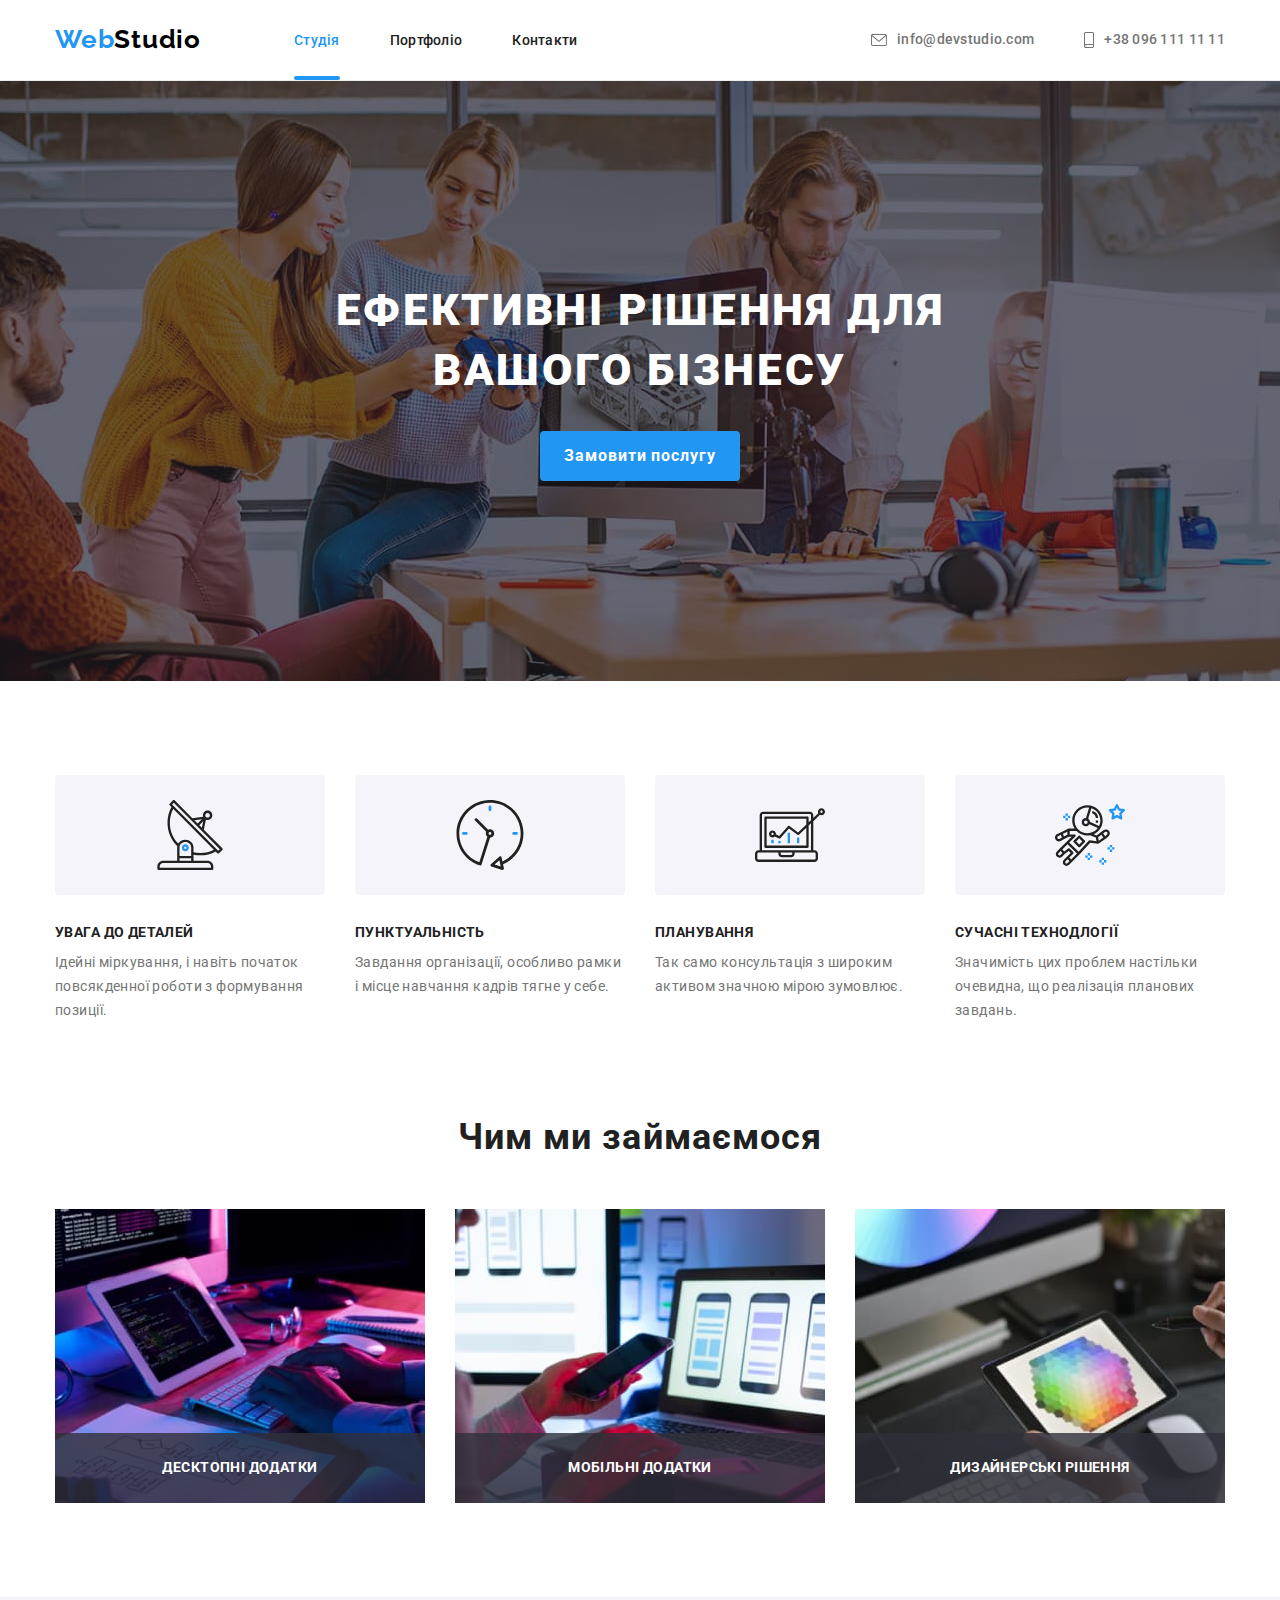
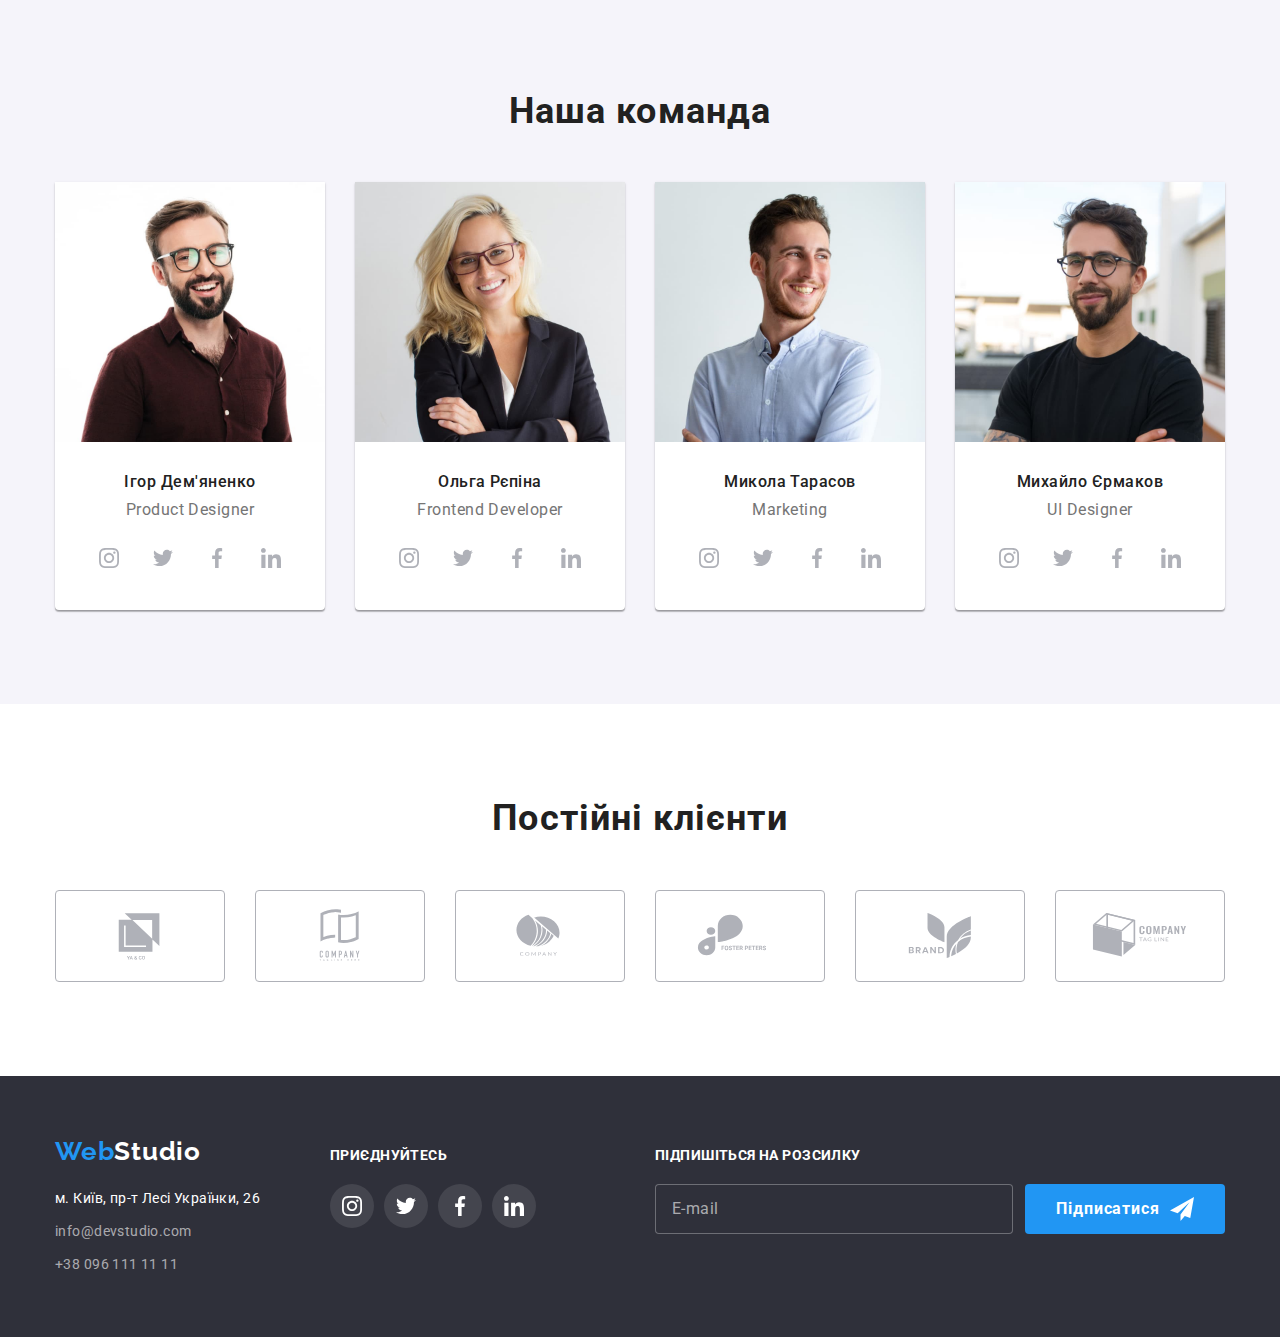
<file: index.html>
<!DOCTYPE html>
<html lang="uk">
<head>
    <meta charset="UTF-8">
    <meta http-equiv="X-UA-Compatible" content="IE=edge">
    <meta name="viewport" content="width=device-width, initial-scale=1.0">
    <title>WebStudio</title>
    <link rel="preconnect" href="https://fonts.googleapis.com">
    <link rel="preconnect" href="https://fonts.gstatic.com" crossorigin>
    <link href="https://fonts.googleapis.com/css2?family=Raleway:wght@700&family=Roboto:wght@400;500;700;900&display=swap"
        rel="stylesheet">
    <link rel="stylesheet" href="https://cdnjs.cloudflare.com/ajax/libs/modern-normalize/1.1.0/modern-normalize.min.css">
    <link rel="stylesheet" href="./css/main.min.css">
</head>
<body>
    <header class="header">
        <div class="container header__container">
            <nav class="navigation">
                <a href="./index.html" class="logo">Web<span class="logo__text" >Studio</span> 
                </a>
                <ul class="navigation__list">
                    <li class="navigation__item">
                        <a href="./index.html" class="navigation__link navigation__link--current">Студія</a>
                    </li>
                    <li class="navigation__item">
                        <a href="./portfolio.html" class="navigation__link">Портфоліо</a>
                    </li>
                    <li class="navigation__item">
                        <a href="" class="navigation__link">Контакти</a>
                    </li>
                </ul>
            </nav>
            <ul class="contact">
                <li class="contact__item">
                    <a href="mailto:info@devstudio.com" class="contact__link">
                        <svg class="contact__icon" width="16px" height="12px" >
                            <use href="./images/symbol-defs.svg#envelope" ></use>
                        </svg>
                        info@devstudio.com
                    </a>
                </li>
                <li class="contact__item">
                     <a href="tel:+380961111111" class="contact__link">
                        <svg class="contact__icon" width="10px" height="16px">
                            <use href="./images/symbol-defs.svg#smartphone"></use>
                        </svg>
                        +38 096 111 11 11
                     </a>
                </li>
            </ul>
        </div>
    </header>
    <main>
        <!-- Hero -->
        <section class="section section__hero">
            <div class="container">
                <h1 class="hero__title">
                    Ефективні рішення для вашого бізнесу
                </h1>
                <button type="button" class="button" data-modal-open>Замовити послугу</button>
            </div>
        
        </section>
        <!-- Особливості -->
        <section class="section">
            <div class="container">
                <h2 class="visually-hidden">Особливості</h2>
                <ul class="section__list">
                    <li class="section__item">
                        <div class="section__icon">
                            <svg  width="70px" height="70px">
                                <use  href="./images/symbol-defs.svg#antenna"></use>
                            </svg>
                        </div>
                        
                        <h3 class="section__subtitle">Увага до деталей</h3>
                        <p>Ідейні міркування, і навіть початок повсякденної роботи з формування позиції.</p>
                    </li>
                    <li class="section__item ">
                        <div class="section__icon">
                            <svg width="70px" height="70px">
                                <use href="./images/symbol-defs.svg#clock"></use>
                            </svg>
                        </div>
                        <h3 class="section__subtitle">Пунктуальність</h3>
                        <p >Завдання організації, особливо рамки і місце навчання кадрів тягне у себе.</p>
                    </li>
                    <li class="section__item ">
                        <div class="section__icon">
                            <svg width="70px" height="70px">
                                <use href="./images/symbol-defs.svg#diagram"></use>
                            </svg>
                        </div>
                        <h3 class="section__subtitle">Планування</h3>
                        <p>Так само консультація з широким активом значною мірою зумовлює.</p>
                    </li>
                    <li class="section__item ">
                        <div class="section__icon">
                            <svg width="70px" height="70px">
                                <use href="./images/symbol-defs.svg#astronaut"></use>
                            </svg>
                        </div>
                        <h3 class="section__subtitle">Сучасні технодлогії</h3>
                        <p>Значимість цих проблем настільки очевидна, що реалізація планових завдань.</p>
                    </li>
                </ul>
            </div>
        </section>
        <!-- Чим ми займаємося -->
        <section class="section section-development" >
            <div class="container">
                <h2 class="section__title">Чим ми займаємося</h2>
                <ul class="section__list">
                    <li class="section__item">
                        <img src="./images/img1.jpg" alt="Десктопні додатки" width="370">
                        <p class="section-development__text">
                            Десктопні додатки
                        </p>
                    </li>
                    <li class="section__item">
                        <img src="./images/img2.jpg" alt="Мобільні додатки" width="370">
                        <p class="section-development__text">
                            Мобільні додатки
                        </p>
                    </li>
                    <li class="section__item">
                        <img src="./images/img3.jpg" alt="Дизайнерські рішення" width="370">
                        <p class="section-development__text">
                            Дизайнерські рішення
                        </p>
                    </li>
                </ul>
            </div>
        </section>
        <!-- Наша команда -->
        <section class="section section-worker">
            <div class="container">
                <h2 class="section__title">Наша команда</h2>
                <ul class="section__list">
                    <li class="section-worker__item">
                        <img src="./images/tph1.jpg" alt="Ігор Дем'яненко" width="270">
                        <h3 class="section-worker__title">Ігор Дем'яненко</h3>
                        <p class="section-worker__text">Product Designer</p>
                        <ul class="sm__list">
                            <li class="sm-item">
                                <a class="sm__link" href="">
                                    <svg width="20px" height="20px">
                                        <use href="./images/symbol-defs.svg#instagram"></use>
                                    </svg>
                                </a>
                            </li>
                            <li class="sm-item">
                                <a class="sm__link" href="">
                                    <svg width="20px" height="20px">
                                        <use href="./images/symbol-defs.svg#twitter"></use>
                                    </svg>
                                </a>
                            </li>
                            <li class="sm-item">
                                <a class="sm__link" href="">
                                    <svg width="20px" height="20px">
                                        <use href="./images/symbol-defs.svg#facebook"></use>
                                    </svg>
                                </a>
                            </li>
                            <li class="sm-item">
                                <a class="sm__link" href="">
                                    <svg width="20px" height="20px">
                                        <use href="./images/symbol-defs.svg#linkedin"></use>
                                    </svg>
                                </a>
                            </li>
                        </ul>
                    </li>
                    <li class="section-worker__item">
                        <img src="./images/tph2.jpg" alt="Ольга Рєпіна" width="270">
                        <h3 class="section-worker__title">Ольга Рєпіна</h3>
                        <p class="section-worker__text">Frontend Developer</p>
                        <ul class="sm__list">
                            <li class="sm-item">
                                <a class="sm__link" href="">
                                    <svg width="20px" height="20px">
                                        <use href="./images/symbol-defs.svg#instagram"></use>
                                    </svg>
                                </a>
                            </li>
                            <li class="sm-item">
                                <a class="sm__link" href="">
                                    <svg width="20px" height="20px">
                                        <use href="./images/symbol-defs.svg#twitter"></use>
                                    </svg>
                                </a>
                            </li>
                            <li class="sm-item">
                                <a class="sm__link" href="">
                                    <svg width="20px" height="20px">
                                        <use href="./images/symbol-defs.svg#facebook"></use>
                                    </svg>
                                </a>
                            </li>
                            <li class="sm-item">
                                <a class="sm__link" href="">
                                    <svg width="20px" height="20px">
                                        <use href="./images/symbol-defs.svg#linkedin"></use>
                                    </svg>
                                </a>
                            </li>
                        </ul>
                    </li>
                    <li class="section-worker__item">
                        <img src="./images/tph3.jpg" alt="Микола Тарасов" width="270">
                        <h3 class="section-worker__title">Микола Тарасов</h3>
                        <p class="section-worker__text">Marketing</p>
                        <ul class="sm__list">
                            <li class="sm-item">
                                <a class="sm__link" href="">
                                    <svg width="20px" height="20px">
                                        <use href="./images/symbol-defs.svg#instagram"></use>
                                    </svg>
                                </a>
                            </li>
                            <li class="sm-item">
                                <a class="sm__link" href="">
                                    <svg width="20px" height="20px">
                                        <use href="./images/symbol-defs.svg#twitter"></use>
                                    </svg>
                                </a>
                            </li>
                            <li class="sm-item">
                                <a class="sm__link" href="">
                                    <svg width="20px" height="20px">
                                        <use href="./images/symbol-defs.svg#facebook"></use>
                                    </svg>
                                </a>
                            </li>
                            <li class="sm-item">
                                <a class="sm__link" href="">
                                    <svg width="20px" height="20px">
                                        <use href="./images/symbol-defs.svg#linkedin"></use>
                                    </svg>
                                </a>
                            </li>
                        </ul>
                    </li>
                    <li class="section-worker__item">
                        <img src="./images/tph4.jpg" alt="Михайло Єрмаков" width="270">
                        <h3 class="section-worker__title">Михайло Єрмаков</h3>
                        <p class="section-worker__text">UI Designer</p>
                        <ul class="sm__list">
                            <li class="sm-item">
                                <a class="sm__link" href="">
                                    <svg width="20px" height="20px">
                                        <use href="./images/symbol-defs.svg#instagram"></use>
                                    </svg>
                                </a>
                            </li>
                            <li class="sm-item">
                                <a class="sm__link" href="">
                                    <svg width="20px" height="20px">
                                        <use href="./images/symbol-defs.svg#twitter"></use>
                                    </svg>
                                </a>
                            </li>
                            <li class="sm-item">
                                <a class="sm__link" href="">
                                    <svg width="20px" height="20px">
                                        <use href="./images/symbol-defs.svg#facebook"></use>
                                    </svg>
                                </a>
                            </li>
                            <li class="sm-item">
                                <a class="sm__link" href="">
                                    <svg width="20px" height="20px">
                                        <use href="./images/symbol-defs.svg#linkedin"></use>
                                    </svg>
                                </a>
                            </li>
                        </ul>
                    </li>
                </ul>
            </div>
        </section>
        <!--Наши клиенты -->
        <section class="section">
            <div class="container">
                <h2 class="section__title">Постійні клієнти</h2>
                <ul class="section__list">
                    <li>
                        <a class="section__link" href="">
                            <svg width="106px" height="60px">
                                <use href="./images/symbol-defs.svg#logo1"></use>
                            </svg>
                        </a>
                    </li>
                    <li>
                        <a class="section__link" href="">
                            <svg width="106px" height="60px">
                                <use href="./images/symbol-defs.svg#logo2"></use>
                            </svg>
                        </a>
                    </li>
                    <li>
                        <a class="section__link" href="">
                            <svg width="106px" height="60px">
                                <use href="./images/symbol-defs.svg#logo3"></use>
                            </svg>
                        </a>
                    </li>
                    <li>
                        <a class="section__link" href="">
                            <svg width="106px" height="60px">
                                <use href="./images/symbol-defs.svg#logo4"></use>
                            </svg>
                        </a>
                    </li>
                    <li>
                        <a class="section__link" href="">
                            <svg width="106px" height="60px">
                                <use href="./images/symbol-defs.svg#logo5"></use>
                            </svg>
                        </a>
                    </li>
                    <li>
                        <a class="section__link" href="">
                            <svg width="106px" height="60px">
                                <use href="./images/symbol-defs.svg#logo6"></use>
                            </svg>
                        </a>
                    </li>
                </ul>
            </div>
        </section>
    </main>
    <footer class="footer">
        <div class="container footer-position">
            <div>
                <a href="./index.html" class="logo footer__logo">Web<span class="logo__text--inversion">Studio</span></a>               
                <address>
                    <ul class="footer-contact__list">
                        <li class="footer-contact__item">
                            <a href="https://goo.gl/maps/nLfdXFzBwr1mePBf7" target="_blank" rel="nofollow" class="footer-contact__link footer-contact__link--addres">м.
                                Київ, пр-т
                                Лесі Українки, 26</a>
                        </li>
                        <li class="footer-contact__item">
                            <a href="mailto:info@devstudio.com" class="footer-contact__link">info@devstudio.com</a>
                        </li>
                        <li class="footer-contact__item">
                            <a href="tel:+380961111111" class="footer-contact__link">+38 096 111 11 11</a>
                        </li>
                    </ul>
                </address>
            </div>
            <div class="sm">
                <p class="sm__title">Приєднуйтесь</p>
                <ul class="sm__list sm__list--geometry">
                    <li class="sm-item">
                        <a class="sm__link sm__link--inversion" href="">
                            <svg width="20px" height="20px">
                                <use href="./images/symbol-defs.svg#instagram"></use>
                            </svg>
                        </a>
                    </li>
                    <li class="sm-item">
                        <a class="sm__link sm__link--inversion" href="">
                            <svg width="20px" height="20px">
                                <use href="./images/symbol-defs.svg#twitter"></use>
                            </svg>
                        </a>
                    </li>
                    <li class="sm-item">
                        <a class="sm__link sm__link--inversion" href="">
                            <svg width="20px" height="20px">
                                <use href="./images/symbol-defs.svg#facebook"></use>
                            </svg>
                        </a>
                    </li>
                    <li class="sm-item">
                        <a class="sm__link sm__link--inversion" href="">
                            <svg width="20px" height="20px">
                                <use href="./images/symbol-defs.svg#linkedin"></use>
                            </svg>
                        </a>
                    </li>
                </ul>
            </div>
            <div class="footer-form">
                <p class="footer-form__title" >Підпишіться на розсилку</p>
                <form name="signup_form" class="form">
                    <label for="" class="form__lable">
                        <input type="email" name="email" placeholder="E-mail" class="form__input" />
                    </label>
                    <button type="submit" class="button">
                        Підписатися <svg width="24px" height="24px" class="button__icon">
                            <use href="./images/symbol-defs.svg#send"></use>
                        </svg>
                    </button>
                </form>
                
            </div>
            
        </div>
    </footer>
    <div  class="backdrop is-hidden" data-modal>
        <div class="modal">
            <button type="button" class="button close-button" data-modal-close><svg width="18px" height="18px" ><use href="./images/symbol-defs.svg#close"></use></svg></button>
            
            <form name="modal-form" class="modal__form">
                <p class="modal__title">Залиште свої дані, ми вам передзвонимо</p>
                <label class="modal__label">
                    Ім'я
                    <div class="input-position">
                        <input type="text" name="user-name" class="modal__input">
                        <svg width="18px" height="18px" class="modal__icon"><use href="./images/symbol-defs.svg#person"></use></svg>
                    </div>

                </label>

                <label class="modal__label">
                    Телефон
                    <div class="input-position">
                        <input type="tel" name="phone" class="modal__input">
                        <svg width="18px" height="18px" class="modal__icon">
                            <use href="./images/symbol-defs.svg#phone"></use>
                        </svg>
                    </div>
                
                </label>

                <label class="modal__label">
                    Пошта
                    <div class="input-position">
                        <input type="email" name="email" class="modal__input">
                        <svg width="18px" height="18px" class="modal__icon">
                            <use href="./images/symbol-defs.svg#email"></use>
                        </svg>
                    </div>
                
                </label>
                <label class="modal__label">
                    Коментар
                <textarea name="coment" class="modal__input modal__input--textarea" placeholder="Введіть текст"></textarea>
                </label>
                <label class="modal__label modal-checkbox">
                    <input type="checkbox" name="checkbox" value="Погоджуюся з розсилкою та приймаю" class="modal-checkbox__input">
                    <svg width="16px" height="15px" class="modal-checkbox__icon">
                        <use href="./images/symbol-defs.svg#vector"></use>
                    </svg>
                    <svg width="16px" height="15px" class="modal-checkbox__icon--check">
                        <use href="./images/symbol-defs.svg#check"></use>
                    </svg>
                    Погоджуюся з розсилкою та приймаю <a class="modal-checkbox__link" href="">Умови договору</a>
                </label>
                <div class="modal-button-position">
                    <button type="submit" class="button">Відправити</button>
                </div>
                
            </form>

        </div>
    </div>
    <script src="./js/modal.js"></script>
</body>
</html>
</file>
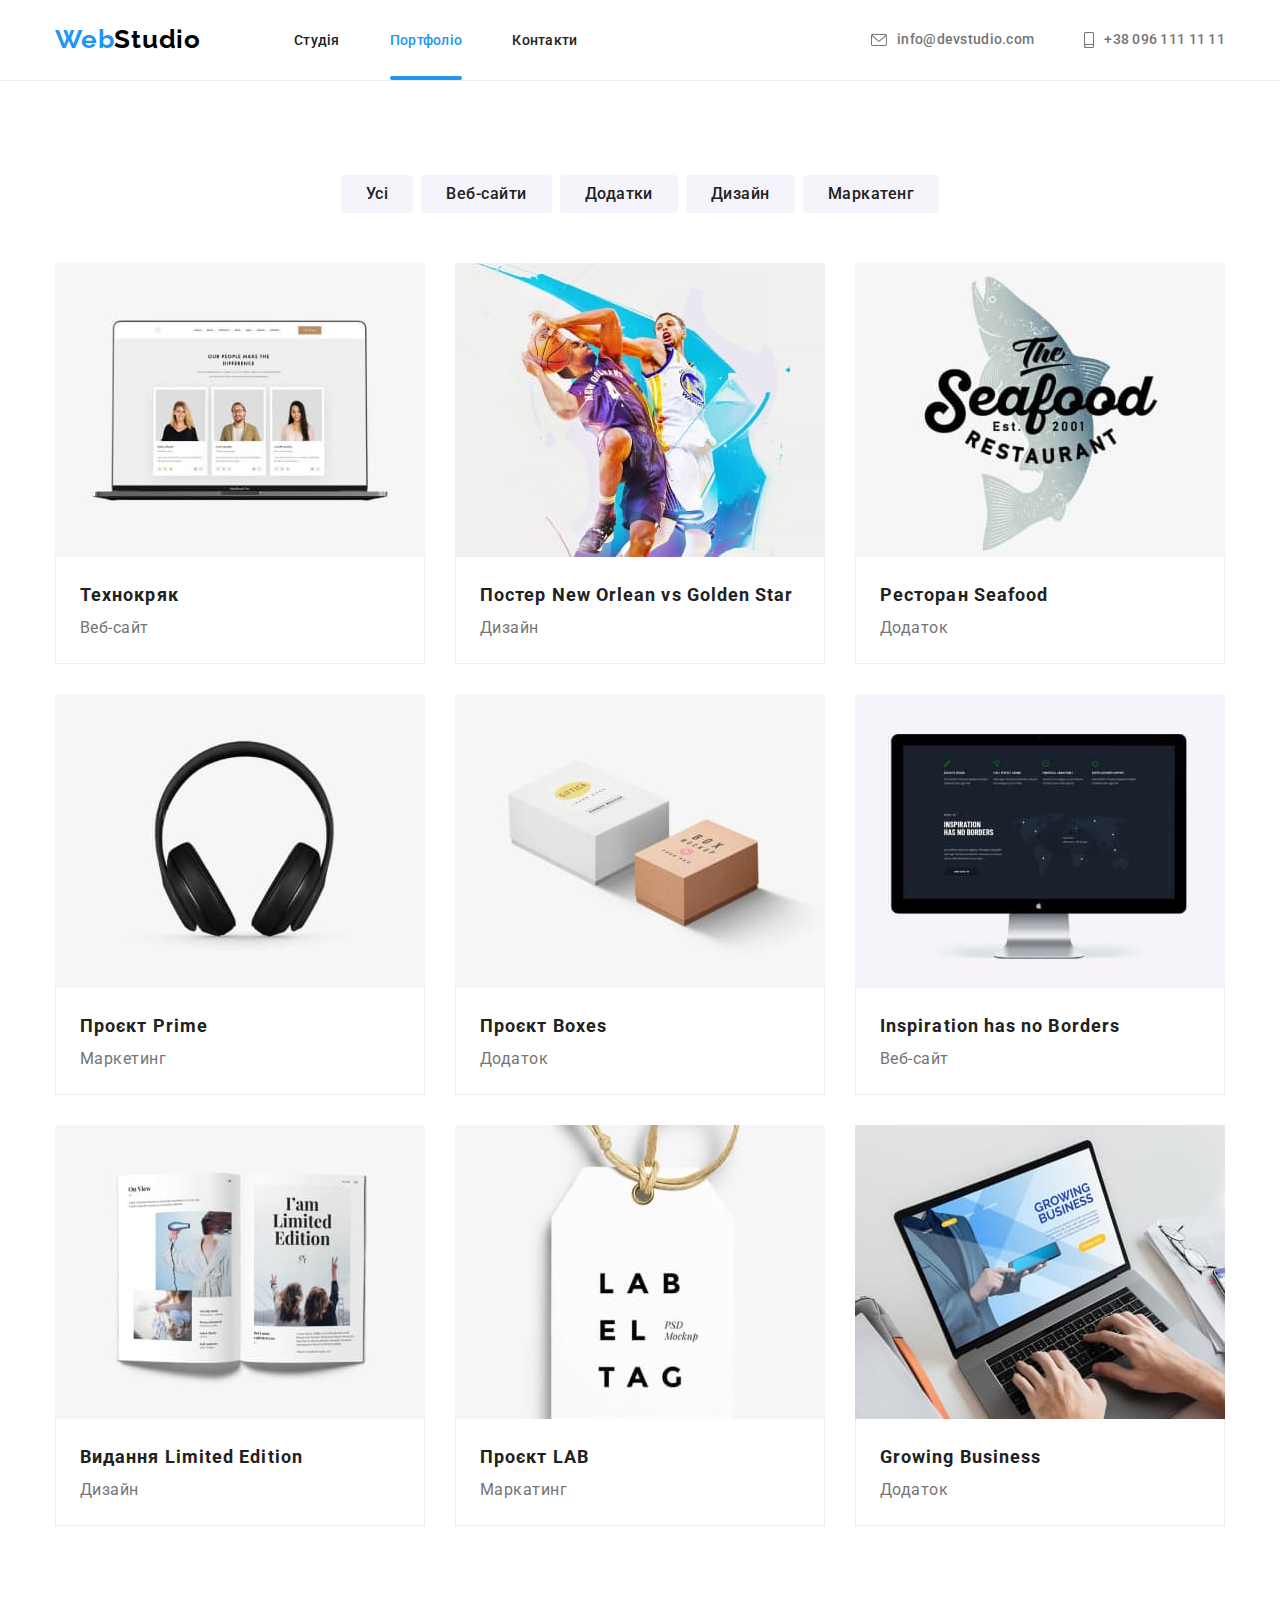
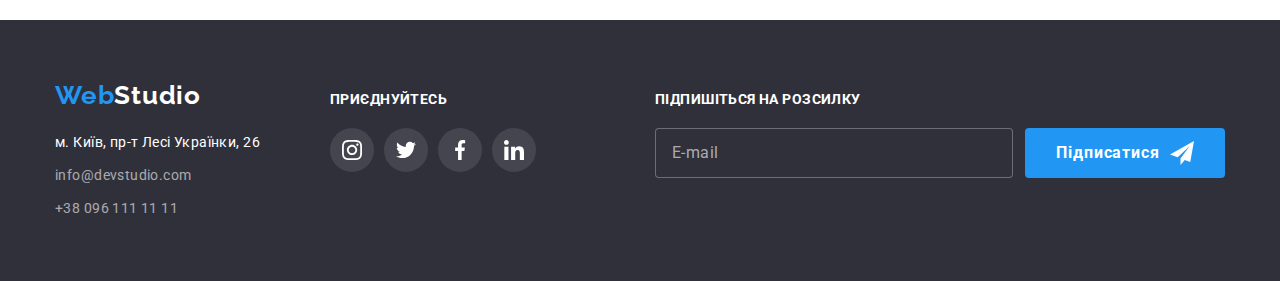
<file: portfolio.html>
<!DOCTYPE html>
<html lang="uk">

<head>
    <meta charset="UTF-8">
    <meta http-equiv="X-UA-Compatible" content="IE=edge">
    <meta name="viewport" content="width=device-width, initial-scale=1.0">
    <title>Portfolio</title>
    <link rel="preconnect" href="https://fonts.googleapis.com">
    <link rel="preconnect" href="https://fonts.gstatic.com" crossorigin>
    <link href="https://fonts.googleapis.com/css2?family=Raleway:wght@700&family=Roboto:wght@400;500;700;900&display=swap"
    rel="stylesheet">
    <link rel="stylesheet" href="https://cdnjs.cloudflare.com/ajax/libs/modern-normalize/1.1.0/modern-normalize.min.css">
    <link rel="stylesheet" href="./css/main.min.css">
</head>

<body>
    <header class="header">
        <div class="container header__container">
            <nav class="navigation">
                <a href="./index.html" class="logo">Web<span class="logo__text">Studio</span>
                </a>
                <ul class="navigation__list">
                    <li class="navigation__item">
                        <a href="./index.html" class="navigation__link ">Студія</a>
                    </li>
                    <li class="navigation__item">
                        <a href="./portfolio.html" class="navigation__link navigation__link--current">Портфоліо</a>
                    </li>
                    <li class="navigation__item">
                        <a href="" class="navigation__link">Контакти</a>
                    </li>
                </ul>
            </nav>
            <ul class="contact">
                <li class="contact__item">
                    <a href="mailto:info@devstudio.com" class="contact__link">
                        <svg class="contact__icon" width="16px" height="12px">
                            <use href="./images/symbol-defs.svg#envelope"></use>
                        </svg>
                        info@devstudio.com
                    </a>
                </li>
                <li class="navigation-contact-item">
                    <a href="tel:+380961111111" class="contact__link">
                        <svg class="contact__icon" width="10px" height="16px">
                            <use href="./images/symbol-defs.svg#smartphone"></use>
                        </svg>
                        +38 096 111 11 11
                    </a>
                </li>
            </ul>
        </div>
    </header>
    <main>
        <section class="section">
            <div class="container">
                <h1 class="visually-hidden">Портфоліо</h1>
                <!-- Список кнопок -->
                <ul class="portfolio-button__list">
                    <li>
                        <button type="button" class="portfolio-button">Усі</button>
                    </li>
                    <li>
                        <button type="button" class="portfolio-button">Веб-сайти</button>
                    </li>
                    <li>
                        <button type="button" class="portfolio-button">Додатки</button>
                    </li>
                    <li>
                        <button type="button" class="portfolio-button">Дизайн</button>
                    </li>
                    <li>
                        <button type="button" class="portfolio-button">Маркатенг</button>
                    </li>
                </ul>
                <!-- Список портфолио -->
                <ul class="portfolio__list">
                    <li class="portfolio__item" >
                        <a href="" class="portfolio__link">
                            <div class="portfolio__thumb">
                                <img src="./images/images-portfolio/img1.jpg" alt="Приклад веб-сайту Технокряк" width="370">
                                <p class="portfolio__text">
                                    Ресурс пропонує комплексні пропозиції з різним рівнем функціоналу та сервісів. Все це дозволить відвідувачу отримати
                                    вичерпні відомості про компанію чи приватну особу.
                                </p>
                            </div>
                            
                            <div class="portfolio__meta">
                                <h2 class="portfolio__title">
                                    Технокряк
                                </h2>
                                <p class="portfolio__desk">
                                    Веб-сайт
                                </p>
                            </div>
                        </a>
                    </li>

                    <li class="portfolio__item" >
                        <a href="" class="portfolio__link">
                            <div class="portfolio__thumb">
                                <img src="./images/images-portfolio/img2.jpg" alt="Постер до баскетбольного матчу" width="370">
                                <p class="portfolio__text">
                                    Ресурс пропонує комплексні пропозиції з різним рівнем функціоналу та сервісів. Все це дозволить відвідувачу отримати
                                    вичерпні відомості про компанію чи приватну особу.
                                </p>
                            </div>
                            
                            <div class="portfolio__meta">
                                <h2 class="portfolio__title">
                                    Постер New Orlean vs Golden Star
                                </h2>
                                <p class="portfolio__desk">
                                    Дизайн
                                </p>
                            </div>
                        </a>
                    </li>

                    <li class="portfolio__item" >
                        <a href="" class="portfolio__link">
                            <div class="portfolio__thumb">
                                <img src="./images/images-portfolio/img3.jpg" alt="Додаток ресторану морської кухні" width="370">
                                <p class="portfolio__text">
                                    Ресурс пропонує комплексні пропозиції з різним рівнем функціоналу та сервісів. Все це дозволить відвідувачу отримати
                                    вичерпні відомості про компанію чи приватну особу.
                                </p>
                            </div>
                            
                            <div class="portfolio__meta">
                                <h2 class="portfolio__title">
                                    Ресторан Seafood
                                </h2>
                                <p class="portfolio__desk">
                                    Додаток
                                </p>
                            </div>
                        </a>
                    </li>

                    <li class="portfolio__item" >
                        <a href="" class="portfolio__link">
                            <div class="portfolio__thumb">
                                <img src="./images/images-portfolio/img4.jpg" alt="Приклад маркетингового проєкту" width="370">
                                <p class="portfolio__text">
                                    Ресурс пропонує комплексні пропозиції з різним рівнем функціоналу та сервісів. Все це дозволить відвідувачу отримати
                                    вичерпні відомості про компанію чи приватну особу.
                                </p>
                            </div>
                            
                            <div class="portfolio__meta">
                                <h2 class="portfolio__title">
                                    Проєкт Prime
                                </h2>
                                <p class="portfolio__desk">
                                    Маркетинг
                                </p>
                            </div>
                        </a>
                    </li>

                    <li class="portfolio__item" >
                        <a href="" class="portfolio__link">
                            <div class="portfolio__thumb">
                                <img src="./images/images-portfolio/img5.jpg" alt="Додаток служби пакування" width="370">
                                <p class="portfolio__text">
                                    Ресурс пропонує комплексні пропозиції з різним рівнем функціоналу та сервісів. Все це дозволить відвідувачу отримати
                                    вичерпні відомості про компанію чи приватну особу.
                                </p>
                            </div>
                            
                            <div class="portfolio__meta">
                                <h2 class="portfolio__title">
                                    Проєкт Boxes
                                </h2>
                                <p class="portfolio__desk">
                                    Додаток
                                </p>
                            </div>
                        </a>
                    </li>

                    <li class="portfolio__item" >
                        <a href="" class="portfolio__link">
                            <div class="portfolio__thumb">
                                <img src="./images/images-portfolio/img6.jpg" alt="Приклад веб-сайту" width="370">
                                <p class="portfolio__text">
                                    Ресурс пропонує комплексні пропозиції з різним рівнем функціоналу та сервісів. Все це дозволить відвідувачу отримати
                                    вичерпні відомості про компанію чи приватну особу.
                                </p>
                            </div>
                            
                            <div class="portfolio__meta">
                                <h2 class="portfolio__title">
                                    Inspiration has no Borders
                                </h2>
                                <p class="portfolio__desk">
                                    Веб-сайт
                                </p>
                            </div>
                            
                        </a>
                    </li>

                    <li class="portfolio__item" >
                        <a href="" class="portfolio__link">
                            <div class="portfolio__thumb">
                                <img src="./images/images-portfolio/img7.jpg" alt="Дизайн для друкованного видання" width="370">
                                <p class="portfolio__text">
                                    Ресурс пропонує комплексні пропозиції з різним рівнем функціоналу та сервісів. Все це дозволить відвідувачу отримати
                                    вичерпні відомості про компанію чи приватну особу.
                                </p>
                            </div>
                            
                            <div class="portfolio__meta">
                                <h2 class="portfolio__title">
                                    Видання Limited Edition
                                </h2>
                                <p class="portfolio__desk">
                                    Дизайн
                                </p>
                            </div>
                            
                        </a>
                    </li>

                    <li class="portfolio__item" >
                        <a href="" class="portfolio__link">
                            <div class="portfolio__thumb">
                                <img src="./images/images-portfolio/img8.jpg" alt="Приклад маркетингового проєкту" width="370">
                                <p class="portfolio__text">
                                    Ресурс пропонує комплексні пропозиції з різним рівнем функціоналу та сервісів. Все це дозволить відвідувачу отримати
                                    вичерпні відомості про компанію чи приватну особу.
                                </p>
                            </div>
                            
                            <div class="portfolio__meta">
                                <h2 class="portfolio__title">
                                    Проєкт LAB
                                </h2>
                                <p class="portfolio__desk">
                                    Маркатинг
                                </p>
                            </div>
                            
                        </a>
                    </li>

                    <li class="portfolio__item" >
                        <a href="" class="portfolio__link">
                            <div class="portfolio__thumb">
                                <img src="./images/images-portfolio/img9.jpg" alt="Додаток для ведення бізнесу" width="370">
                                <p class="portfolio__text">
                                    Ресурс пропонує комплексні пропозиції з різним рівнем функціоналу та сервісів. Все це дозволить відвідувачу отримати
                                    вичерпні відомості про компанію чи приватну особу.
                                </p>
                            </div>
                            
                            <div class="portfolio__meta">
                                <h2 class="portfolio__title">
                                    Growing Business
                                </h2>
                                <p class="portfolio__desk">
                                    Додаток
                                </p>
                            </div>
                            
                        </a>
                    </li>
                </ul>
            </div>
        </section>
    </main>
    <footer class="footer">
        <div class="container footer-position">
            <div>
                <a href="./index.html" class="logo footer__logo">Web<span class="logo__text--inversion">Studio</span></a>
                <address>
                    <ul class="footer-contact__list">
                        <li class="footer-contact__item">
                            <a href="https://goo.gl/maps/nLfdXFzBwr1mePBf7" target="_blank" rel="nofollow"
                                class="footer-contact__link footer-contact__link--addres">м.
                                Київ, пр-т
                                Лесі Українки, 26</a>
                        </li>
                        <li class="footer-contact__item">
                            <a href="mailto:info@devstudio.com" class="footer-contact__link">info@devstudio.com</a>
                        </li>
                        <li class="footer-contact__item">
                            <a href="tel:+380961111111" class="footer-contact__link">+38 096 111 11 11</a>
                        </li>
                    </ul>
                </address>
            </div>
            <div class="sm">
                <p class="sm__title">Приєднуйтесь</p>
                <ul class="sm__list sm__list--geometry">
                    <li class="sm-item">
                        <a class="sm__link sm__link--inversion" href="">
                            <svg width="20px" height="20px">
                                <use href="./images/symbol-defs.svg#instagram"></use>
                            </svg>
                        </a>
                    </li>
                    <li class="sm-item">
                        <a class="sm__link sm__link--inversion" href="">
                            <svg width="20px" height="20px">
                                <use href="./images/symbol-defs.svg#twitter"></use>
                            </svg>
                        </a>
                    </li>
                    <li class="sm-item">
                        <a class="sm__link sm__link--inversion" href="">
                            <svg width="20px" height="20px">
                                <use href="./images/symbol-defs.svg#facebook"></use>
                            </svg>
                        </a>
                    </li>
                    <li class="sm-item">
                        <a class="sm__link sm__link--inversion" href="">
                            <svg width="20px" height="20px">
                                <use href="./images/symbol-defs.svg#linkedin"></use>
                            </svg>
                        </a>
                    </li>
                </ul>
            </div>
            <div class="footer-form">
                <p class="footer-form__title">Підпишіться на розсилку</p>
                <form name="signup_form" class="form">
                    <label for="" class="form__lable">
                        <input type="email" name="email" placeholder="E-mail" class="form__input" />
                    </label>
                    <button type="submit" class="button">
                        Підписатися <svg width="24px" height="24px" class="button__icon">
                            <use href="./images/symbol-defs.svg#send"></use>
                        </svg>
                    </button>
                </form>
    
            </div>
    
        </div>
    </footer>
</body>

</html>
</file>
<file: css/main.min.css>
:root{--title-color: #212121;--secondary-title-color: #ffffff;--accent-color: #2196F3;--text-color: #757575;--secondary-text-color: rgba(255, 255, 255, 0.6);--logo-color: #000000;--base-backgroud-color: #ffffff;--background-color: #F5F5F5;--secondary-background-color: #2F303A;--third-background-color: #F5F4FA;--header-border: #ECECEC;--cards-border: #eeeeee;--icon-color: #AFB1B8;--footer-bgc-icon: rgba(255, 255, 255, 0.1);--active-button: #188CE8;--services-bgc: rgba(47, 48, 58, 0.8);--overlay-bcg: rgba(33, 150, 243, 0.9);--close-button-border: rgba(0, 0, 0, 0.1);--backdrop: rgba(0, 0, 0, 0.2);--footer-form-border: rgba(255, 255, 255, 0.3);--modal-input-border: rgba(33, 33, 33, 0.2);--modal-textarea-placrholder: rgba(117, 117, 117, 0.5)}body{font-family:"Roboto",sans-serif;font-size:14px;line-height:1.71;letter-spacing:.03em;color:var(--text-color);background-color:var(--base-backgroud-color)}h1,h2,h3,h4,h5,h6{margin:0;padding:0}ul{margin:0;padding:0}p{margin:0;padding:0}img{max-width:100%;display:block}.visually-hidden{position:absolute;width:1px;height:1px;margin:-1px;border:0;padding:0;white-space:nowrap;-webkit-clip-path:inset(100%);clip-path:inset(100%);clip:rect(0 0 0 0);overflow:hidden}.container{width:1200px;padding-left:15px;padding-right:15px;margin-left:auto;margin-right:auto}.logo{display:inline-block;margin-right:93px;font-weight:700;font-size:26px;line-height:1.2;letter-spacing:.03em;text-decoration:none;color:var(--logo-color);font-family:"Raleway",sans-serif;color:var(--accent-color)}.logo__text{color:var(--logo-color)}.logo__text--inversion{color:var(--secondary-title-color)}.footer__logo{margin-bottom:20px;margin-right:0}.header{border-bottom:1px solid var(--header-border)}.header__container{display:-webkit-box;display:-ms-flexbox;display:flex;-webkit-box-align:center;-ms-flex-align:center;align-items:center}.navigation{display:-webkit-box;display:-ms-flexbox;display:flex;-webkit-box-align:center;-ms-flex-align:center;align-items:center}.navigation__list{display:-webkit-box;display:-ms-flexbox;display:flex;list-style:none}.navigation__item{margin-right:50px}.navigation__item:last-child{margin-right:0}.navigation__link{display:block;padding-top:32px;padding-bottom:32px;font-weight:500;font-size:14px;line-height:1.15;letter-spacing:.02em;text-decoration:none;color:var(--title-color);-webkit-transition:color 250ms cubic-bezier(0.4, 0, 0.2, 1);transition:color 250ms cubic-bezier(0.4, 0, 0.2, 1)}.navigation__link:hover,.navigation__link:focus{color:var(--accent-color)}.navigation__link--current{position:relative;color:var(--accent-color)}.navigation__link--current::after{content:"";position:absolute;bottom:0;display:block;width:100%;height:4px;background-color:var(--accent-color);border-radius:2px}.contact{margin-left:auto;display:-webkit-box;display:-ms-flexbox;display:flex;list-style:none}.contact__item:first-child{margin-right:50px}.contact__link{display:-webkit-box;display:-ms-flexbox;display:flex;padding:5px 0;-webkit-box-align:center;-ms-flex-align:center;align-items:center;font-weight:500;font-size:14px;line-height:1.14;letter-spacing:.02em;text-decoration:none;color:var(--text-color);-webkit-transition:color 250ms cubic-bezier(0.4, 0, 0.2, 1);transition:color 250ms cubic-bezier(0.4, 0, 0.2, 1)}.contact__link:hover,.contact__link:focus{color:var(--accent-color)}.contact__icon{margin-right:10px;fill:currentColor}.button{width:200px;height:50px;display:-webkit-inline-box;display:-ms-inline-flexbox;display:inline-flex;-webkit-box-align:center;-ms-flex-align:center;align-items:center;-webkit-box-pack:center;-ms-flex-pack:center;justify-content:center;font-family:inherit;font-weight:700;font-size:16px;line-height:1.88;letter-spacing:.06em;border:none;border-radius:4px;cursor:pointer;color:var(--secondary-title-color);background-color:var(--accent-color);-webkit-transition:background-color 250ms cubic-bezier(0.4, 0, 0.2, 1),-webkit-box-shadow 250ms cubic-bezier(0.4, 0, 0.2, 1);transition:background-color 250ms cubic-bezier(0.4, 0, 0.2, 1),-webkit-box-shadow 250ms cubic-bezier(0.4, 0, 0.2, 1);transition:background-color 250ms cubic-bezier(0.4, 0, 0.2, 1),box-shadow 250ms cubic-bezier(0.4, 0, 0.2, 1);transition:background-color 250ms cubic-bezier(0.4, 0, 0.2, 1),box-shadow 250ms cubic-bezier(0.4, 0, 0.2, 1),-webkit-box-shadow 250ms cubic-bezier(0.4, 0, 0.2, 1)}.button:hover,.button:focus{-webkit-box-shadow:0px 4px 4px rgba(0,0,0,.15);box-shadow:0px 4px 4px rgba(0,0,0,.15);background-color:var(--active-button)}.button__icon{fill:var(--secondary-title-color);margin-left:10px}.close-button{position:absolute;right:8px;top:8px;width:30px;height:30px;background-color:var(--base-backgroud-color);border:1px solid var(--close-button-border);border-radius:50%;-webkit-transition:fill 250ms cubic-bezier(0.4, 0, 0.2, 1);transition:fill 250ms cubic-bezier(0.4, 0, 0.2, 1);cursor:pointer}.close-button:hover,.close-button:focus{background-color:var(--base-backgroud-color);fill:var(--accent-color);-webkit-box-shadow:none;box-shadow:none}.modal-button-position{display:-webkit-box;display:-ms-flexbox;display:flex;-webkit-box-align:center;-ms-flex-align:center;align-items:center;-webkit-box-pack:center;-ms-flex-pack:center;justify-content:center}.portfolio-button__list{display:-webkit-box;display:-ms-flexbox;display:flex;-webkit-box-pack:center;-ms-flex-pack:center;justify-content:center;list-style:none;padding-bottom:50px;gap:8px}.portfolio-button{display:inline-block;padding:6px 25px;font-weight:500;font-size:16px;line-height:1.62;text-align:center;letter-spacing:.03em;color:var(--title-color);background-color:var(--third-background-color);border:none;border-radius:4px;cursor:pointer;-webkit-transition:color 250ms cubic-bezier(0.4, 0, 0.2, 1),background-color 250ms cubic-bezier(0.4, 0, 0.2, 1),-webkit-box-shadow 250ms cubic-bezier(0.4, 0, 0.2, 1);transition:color 250ms cubic-bezier(0.4, 0, 0.2, 1),background-color 250ms cubic-bezier(0.4, 0, 0.2, 1),-webkit-box-shadow 250ms cubic-bezier(0.4, 0, 0.2, 1);transition:color 250ms cubic-bezier(0.4, 0, 0.2, 1),background-color 250ms cubic-bezier(0.4, 0, 0.2, 1),box-shadow 250ms cubic-bezier(0.4, 0, 0.2, 1);transition:color 250ms cubic-bezier(0.4, 0, 0.2, 1),background-color 250ms cubic-bezier(0.4, 0, 0.2, 1),box-shadow 250ms cubic-bezier(0.4, 0, 0.2, 1),-webkit-box-shadow 250ms cubic-bezier(0.4, 0, 0.2, 1)}.portfolio-button:hover,.portfolio-button:focus{color:var(--secondary-title-color);background-color:var(--accent-color);-webkit-box-shadow:0px 3px 1px rgba(0,0,0,.1),0px 1px 2px rgba(0,0,0,.08),0px 2px 2px rgba(0,0,0,.12);box-shadow:0px 3px 1px rgba(0,0,0,.1),0px 1px 2px rgba(0,0,0,.08),0px 2px 2px rgba(0,0,0,.12)}.section{padding-top:94px;padding-bottom:94px}.section__hero{height:600px;max-width:1600px;margin-left:auto;margin-right:auto;padding-top:200px;padding-bottom:200px;text-align:center;background-color:var(--secondary-background-color);background-image:-webkit-gradient(linear, left top, right top, from(rgba(47, 48, 58, 0.4)), to(rgba(47, 48, 58, 0.4))),url(../images/bcg-img.jpg);background-image:linear-gradient(to right, rgba(47, 48, 58, 0.4), rgba(47, 48, 58, 0.4)),url(../images/bcg-img.jpg);background-size:cover;background-repeat:no-repeat;background-position:center}.hero__title{width:692px;margin-left:auto;margin-right:auto;margin-bottom:30px;font-weight:900;font-size:44px;line-height:1.36;text-align:center;letter-spacing:.06em;text-transform:uppercase;color:var(--secondary-title-color)}.section__title{margin-bottom:50px;font-weight:700;font-size:36px;line-height:1.16;text-align:center;letter-spacing:.03em;color:var(--title-color)}.section__subtitle{margin-bottom:10px;font-weight:700;font-size:14px;line-height:1.14;letter-spacing:.03em;text-transform:uppercase;color:var(--title-color)}.section__list{display:-webkit-box;display:-ms-flexbox;display:flex;gap:30px;list-style:none}.section__item{position:relative}.section__icon{display:-webkit-box;display:-ms-flexbox;display:flex;-webkit-box-align:center;-ms-flex-align:center;align-items:center;-webkit-box-pack:center;-ms-flex-pack:center;justify-content:center;width:270px;height:120px;margin-bottom:30px;background-color:var(--third-background-color);border-radius:4px}.section-development{padding-top:0}.section-development__text{position:absolute;bottom:0;left:0;width:100%;height:70px;display:-webkit-box;display:-ms-flexbox;display:flex;-webkit-box-align:center;-ms-flex-align:center;align-items:center;-webkit-box-pack:center;-ms-flex-pack:center;justify-content:center;font-weight:700;font-size:14px;line-height:1.14;letter-spacing:.03em;text-transform:uppercase;color:var(--secondary-title-color);background-color:var(--services-bgc)}.section-worker{background-color:var(--third-background-color)}.section-worker__title{margin-top:30px;margin-bottom:10px;font-weight:500;font-size:16px;line-height:1.19;letter-spacing:.03em;color:var(--title-color)}.section-worker__item{text-align:center;background-color:var(--base-backgroud-color);-webkit-box-shadow:0px 1px 3px rgba(0,0,0,.12),0px 1px 1px rgba(0,0,0,.14),0px 2px 1px rgba(0,0,0,.2);box-shadow:0px 1px 3px rgba(0,0,0,.12),0px 1px 1px rgba(0,0,0,.14),0px 2px 1px rgba(0,0,0,.2);border-radius:0px 0px 4px 4px}.section-worker__text{margin-bottom:16px;font-size:16px;line-height:1.18;letter-spacing:.03em}.section__link{display:-webkit-box;display:-ms-flexbox;display:flex;-webkit-box-pack:center;-ms-flex-pack:center;justify-content:center;-webkit-box-align:center;-ms-flex-align:center;align-items:center;width:170px;height:92px;text-decoration:none;border:1px solid var(--icon-color);border-radius:4px;fill:var(--icon-color);-webkit-transition:fill 250ms cubic-bezier(0.4, 0, 0.2, 1),border 250ms cubic-bezier(0.4, 0, 0.2, 1);transition:fill 250ms cubic-bezier(0.4, 0, 0.2, 1),border 250ms cubic-bezier(0.4, 0, 0.2, 1)}.section__link:hover,.section__link:focus{fill:var(--accent-color);border:1px solid var(--accent-color)}.sm{margin-left:70px}.sm__list{list-style:none;display:-webkit-box;display:-ms-flexbox;display:flex;-webkit-box-pack:center;-ms-flex-pack:center;justify-content:center;gap:10px;margin-bottom:30px}.sm__list--geometry{margin-bottom:0}.sm__title{margin-bottom:20px;font-weight:700;font-size:14px;line-height:1.14;letter-spacing:.03em;text-transform:uppercase;color:var(--base-backgroud-color)}.sm__link{display:-webkit-box;display:-ms-flexbox;display:flex;-webkit-box-pack:center;-ms-flex-pack:center;justify-content:center;-webkit-box-align:center;-ms-flex-align:center;align-items:center;width:44px;height:44px;border-radius:50%;text-decoration:none;fill:var(--icon-color);-webkit-transition:background-color 250ms cubic-bezier(0.4, 0, 0.2, 1),fill 250ms cubic-bezier(0.4, 0, 0.2, 1);transition:background-color 250ms cubic-bezier(0.4, 0, 0.2, 1),fill 250ms cubic-bezier(0.4, 0, 0.2, 1)}.sm__link:hover,.sm__link:focus{background-color:var(--accent-color);fill:var(--secondary-title-color)}.sm__link--inversion{background-color:var(--footer-bgc-icon);fill:var(--base-backgroud-color);-webkit-transition:background-color 250ms cubic-bezier(0.4, 0, 0.2, 1);transition:background-color 250ms cubic-bezier(0.4, 0, 0.2, 1)}.sm__link--inversion--inversion:hover,.sm__link--inversion--inversion:focus{background-color:var(--accent-color)}.footer{padding:60px 0;background-color:var(--secondary-background-color)}.footer-contact__list{display:inline-block;list-style:none}.footer-contact__item{margin-bottom:9px}.footer-contact__item:last-child{margin-bottom:0}.footer-contact__link{text-decoration:none;font-style:normal;color:var(--secondary-text-color);-webkit-transition:color 250ms cubic-bezier(0.4, 0, 0.2, 1);transition:color 250ms cubic-bezier(0.4, 0, 0.2, 1)}.footer-contact__link--addres{color:var(--secondary-title-color)}.footer-contact__link:hover,.footer-contact__link:focus{color:var(--accent-color)}.container.footer-position{display:-webkit-box;display:-ms-flexbox;display:flex;-webkit-box-align:baseline;-ms-flex-align:baseline;align-items:baseline}.footer-form{margin-left:auto}.form{display:-webkit-box;display:-ms-flexbox;display:flex}.footer-form__title{margin-bottom:20px;font-weight:700;font-size:14px;line-height:1.14;letter-spacing:.03em;text-transform:uppercase;color:var(--secondary-title-color)}.form__lable{margin-right:12px}.form__input{width:358px;height:50px;padding-left:16px;padding-right:16px;border:1px solid var(--footer-form-border);border-radius:4px;background-color:var(--secondary-background-color);color:var(--secondary-title-color);-webkit-transition:border 250ms cubic-bezier(0.4, 0, 0.2, 1);transition:border 250ms cubic-bezier(0.4, 0, 0.2, 1)}.form__input:focus{outline:none;border:1px solid var(--accent-color)}.form__input::-webkit-input-placeholder{font-size:16px;line-height:1.25;letter-spacing:.03em;color:var(--secondary-text-color)}.form__input::-moz-placeholder{font-size:16px;line-height:1.25;letter-spacing:.03em;color:var(--secondary-text-color)}.form__input:-ms-input-placeholder{font-size:16px;line-height:1.25;letter-spacing:.03em;color:var(--secondary-text-color)}.form__input::-ms-input-placeholder{font-size:16px;line-height:1.25;letter-spacing:.03em;color:var(--secondary-text-color)}.form__input::placeholder{font-size:16px;line-height:1.25;letter-spacing:.03em;color:var(--secondary-text-color)}.backdrop{position:fixed;top:0;left:0;width:100%;height:100%;background:var(--backdrop);opacity:1;-webkit-transition:opacity 250ms cubic-bezier(0.4, 0, 0.2, 1);transition:opacity 250ms cubic-bezier(0.4, 0, 0.2, 1)}.backdrop.is-hidden{visibility:visible;opacity:0;pointer-events:none}.backdrop.is-hidden .modal{-webkit-transform:translate(-50%, -50%) translatey(50%);transform:translate(-50%, -50%) translatey(50%)}.modal{position:absolute;top:50%;left:50%;min-width:528px;min-height:581px;background:var(--base-backgroud-color);-webkit-box-shadow:0px 1px 3px rgba(0,0,0,.12),0px 1px 1px rgba(0,0,0,.14),0px 2px 1px rgba(0,0,0,.2);box-shadow:0px 1px 3px rgba(0,0,0,.12),0px 1px 1px rgba(0,0,0,.14),0px 2px 1px rgba(0,0,0,.2);border-radius:4px;-webkit-transform:translate(-50%, -50%) translatey(0);transform:translate(-50%, -50%) translatey(0);-webkit-transition:-webkit-transform 250ms cubic-bezier(0.4, 0, 0.2, 1);transition:-webkit-transform 250ms cubic-bezier(0.4, 0, 0.2, 1);transition:transform 250ms cubic-bezier(0.4, 0, 0.2, 1);transition:transform 250ms cubic-bezier(0.4, 0, 0.2, 1), -webkit-transform 250ms cubic-bezier(0.4, 0, 0.2, 1)}.modal__form{padding:40px}.modal__title{display:block;margin-bottom:12px;font-weight:700;font-size:20px;line-height:1.15;text-align:center;letter-spacing:.03em;color:var(--title-color)}.modal__label{display:block;margin-top:10px}.modal__title+.modal__label{margin-top:0}.modal__input{display:block;width:100%;height:40px;padding-left:42px;padding-right:42px;border:1px solid var(--modal-input-border);border-radius:4px;-webkit-transition:border 250ms cubic-bezier(0.4, 0, 0.2, 1);transition:border 250ms cubic-bezier(0.4, 0, 0.2, 1)}.modal__label:focus-within .modal__input{outline:none;border:1px solid var(--accent-color)}.input-position{position:relative}.modal__icon{position:absolute;top:50%;left:12px;-webkit-transform:translateY(-50%);transform:translateY(-50%);-webkit-transition:fill 250ms cubic-bezier(0.4, 0, 0.2, 1);transition:fill 250ms cubic-bezier(0.4, 0, 0.2, 1)}.modal__label:focus-within .modal__icon{fill:var(--accent-color)}.modal__input--textarea{resize:none;height:120px;padding:12px 16px}.modal__input--textarea::-webkit-input-placeholder{font-weight:400;font-size:12px;line-height:1.16;letter-spacing:.01em;color:var(--modal-textarea-placrholder)}.modal__input--textarea::-moz-placeholder{font-weight:400;font-size:12px;line-height:1.16;letter-spacing:.01em;color:var(--modal-textarea-placrholder)}.modal__input--textarea:-ms-input-placeholder{font-weight:400;font-size:12px;line-height:1.16;letter-spacing:.01em;color:var(--modal-textarea-placrholder)}.modal__input--textarea::-ms-input-placeholder{font-weight:400;font-size:12px;line-height:1.16;letter-spacing:.01em;color:var(--modal-textarea-placrholder)}.modal__input--textarea::placeholder{font-weight:400;font-size:12px;line-height:1.16;letter-spacing:.01em;color:var(--modal-textarea-placrholder)}.modal-checkbox{position:relative;display:-webkit-box;display:-ms-flexbox;display:flex;-webkit-box-align:center;-ms-flex-align:center;align-items:center;-webkit-box-pack:center;-ms-flex-pack:center;justify-content:center;margin-top:20px;margin-bottom:30px}.modal-checkbox__input{position:absolute;width:1px;height:1px;margin:-1px;border:0;padding:0;white-space:nowrap;-webkit-clip-path:inset(100%);clip-path:inset(100%);clip:rect(0 0 0 0);overflow:hidden}.modal-checkbox__icon--check,.modal-checkbox__icon{position:absolute;top:50%;left:10px;-webkit-transform:translateY(-50%);transform:translateY(-50%)}.modal-checkbox__icon--check{opacity:0;-webkit-transition:opacity 250ms cubic-bezier(0.4, 0, 0.2, 1);transition:opacity 250ms cubic-bezier(0.4, 0, 0.2, 1)}.modal-checkbox__input:checked~.modal-checkbox__icon--check{opacity:1}.modal-checkbox__input:checked~.modal-checkbox__icon{opacity:0}.modal-checkbox__link{position:relative;text-decoration:none;display:block;margin-left:5px;color:var(--accent-color)}.modal-checkbox__link::after{content:"";position:absolute;left:0;bottom:5px;width:100%;height:1px;background-color:var(--accent-color)}.portfolio__list{display:-webkit-box;display:-ms-flexbox;display:flex;-ms-flex-wrap:wrap;flex-wrap:wrap;list-style:none}.portfolio__item{width:calc((100% - 60px)/3);margin-right:30px;margin-bottom:30px}.portfolio__item:nth-child(3n){margin-right:0}.portfolio__item:nth-last-child(-n+3){margin-bottom:0}.portfolio__link{display:block;text-decoration:none;-webkit-transition:-webkit-box-shadow 250ms cubic-bezier(0.4, 0, 0.2, 1);transition:-webkit-box-shadow 250ms cubic-bezier(0.4, 0, 0.2, 1);transition:box-shadow 250ms cubic-bezier(0.4, 0, 0.2, 1);transition:box-shadow 250ms cubic-bezier(0.4, 0, 0.2, 1), -webkit-box-shadow 250ms cubic-bezier(0.4, 0, 0.2, 1)}.portfolio__link:hover,.portfolio__link:focus{-webkit-box-shadow:0px 1px 1px rgba(0,0,0,.12),0px 4px 4px rgba(0,0,0,.06),1px 4px 6px rgba(0,0,0,.16);box-shadow:0px 1px 1px rgba(0,0,0,.12),0px 4px 4px rgba(0,0,0,.06),1px 4px 6px rgba(0,0,0,.16)}.portfolio__thumb{position:relative;overflow:hidden}.portfolio__meta{padding:20px 0 20px 24px;border-left:1px solid var(--cards-border);border-right:1px solid var(--cards-border);border-bottom:1px solid var(--cards-border)}.portfolio__title{font-weight:700;font-size:18px;line-height:2;letter-spacing:.06em;color:var(--title-color)}.portfolio__desk{font-size:16px;line-height:1.88;letter-spacing:.03em;color:var(--text-color)}.portfolio__text{position:absolute;left:0;top:0;display:-webkit-box;display:-ms-flexbox;display:flex;-webkit-box-pack:center;-ms-flex-pack:center;justify-content:center;-webkit-box-align:center;-ms-flex-align:center;align-items:center;width:100%;height:100%;padding:0 24px;font-size:18px;line-height:1.56;letter-spacing:.03em;color:var(--secondary-title-color);background-color:var(--overlay-bcg);opacity:0;-webkit-transform:translatey(100%);transform:translatey(100%);-webkit-transition:opacity 250ms cubic-bezier(0.4, 0, 0.2, 1),-webkit-transform 250ms cubic-bezier(0.4, 0, 0.2, 1);transition:opacity 250ms cubic-bezier(0.4, 0, 0.2, 1),-webkit-transform 250ms cubic-bezier(0.4, 0, 0.2, 1);transition:transform 250ms cubic-bezier(0.4, 0, 0.2, 1),opacity 250ms cubic-bezier(0.4, 0, 0.2, 1);transition:transform 250ms cubic-bezier(0.4, 0, 0.2, 1),opacity 250ms cubic-bezier(0.4, 0, 0.2, 1),-webkit-transform 250ms cubic-bezier(0.4, 0, 0.2, 1)}.portfolio__link:hover .portfolio__text{-webkit-transform:translatey(0);transform:translatey(0);opacity:1}/*# sourceMappingURL=main.min.css.map */
</file>
